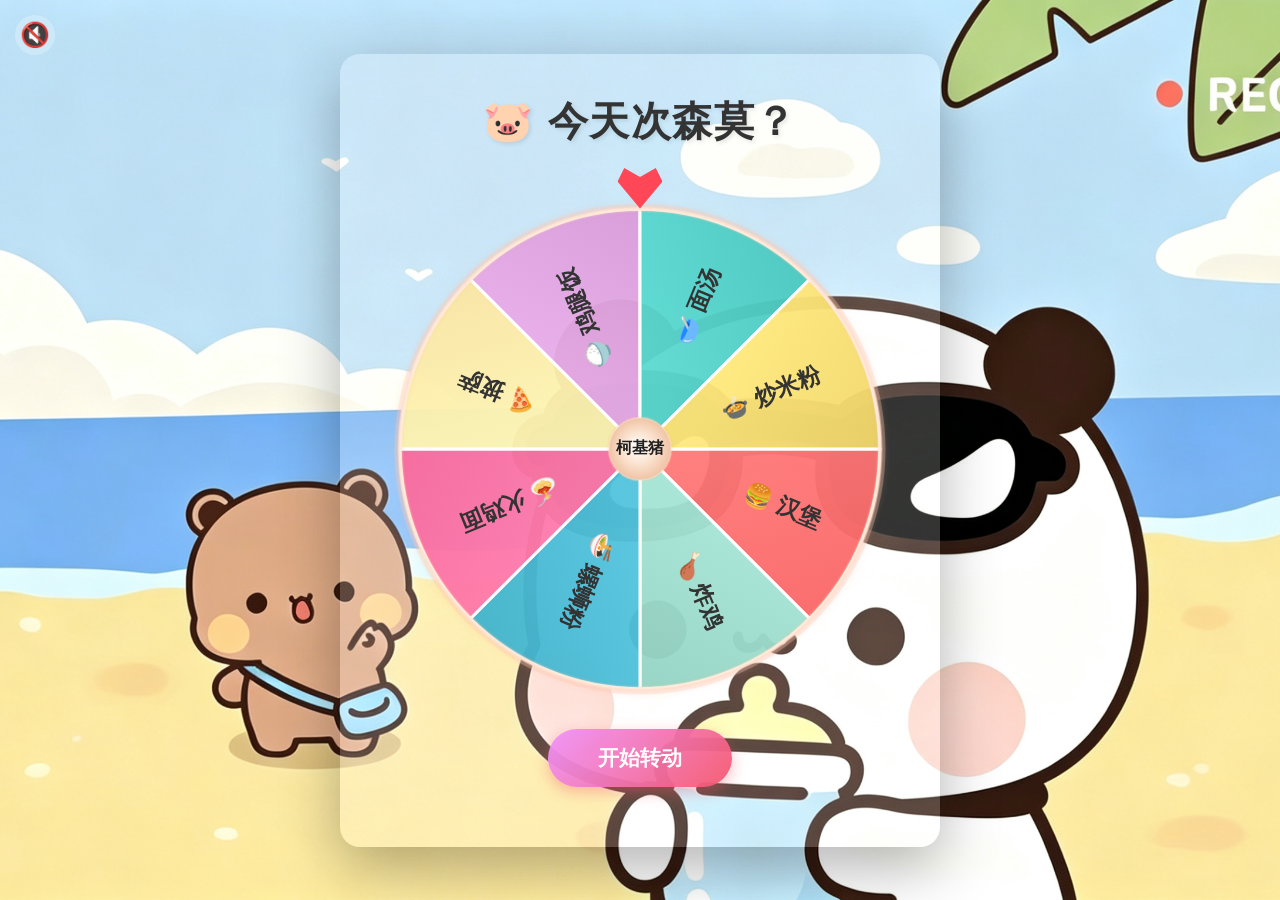
<file: index.html>
<!DOCTYPE html>
<html lang="zh-CN">
<head>
    <meta charset="UTF-8">
    <meta name="viewport" content="width=device-width, initial-scale=1.0">
    <title>猪猪专属转盘</title>
    <link rel="stylesheet" href="style.css">
</head>
<body>
<div class="container">
    <h1>🐷 今天次森莫？</h1>
    <div class="wheel-container">
        <div class="pointer"></div>
        <canvas id="wheelCanvas" width="500" height="500"></canvas>
        <button id="spinBtn" class="spin-button">
            <div class="status-bar">
                <span class="time">13:14 &nbsp5月20日周六</span>
                <span class="battery">🛜99%🔋</span>
            </div>
            <span class="btn-text">猪猪选食</span>
        </button>
    </div>
</div>

<!-- 弹窗遮罩层 -->
<div id="resultOverlay" class="result-overlay">
    <div id="result" class="result"></div>
</div>

<!-- 背景音乐 -->
<audio id="bgMusic" loop preload="auto">
    <source src="music.mp3" type="audio/mpeg">
</audio>

<!-- 音乐控制按钮 -->
<button id="musicToggle" class="music-toggle">🔇</button>

<script src="script.js"></script>
</body>
</html>
</file>
<file: style.css>
* {
    margin: 0;
    padding: 0;
    box-sizing: border-box;
}

/* 音乐控制按钮 */
.music-toggle {
    position: fixed;
    top: 15px;
    left: 15px;
    z-index: 200;
    background: rgba(255, 255, 255, 0.25);
    border: none;
    font-size: 1.5em;
    width: 40px;
    height: 40px;
    border-radius: 50%;
    cursor: pointer;
    display: flex;
    align-items: center;
    justify-content: center;
    backdrop-filter: blur(5px);
    transition: all 0.3s ease;
}

.music-toggle:hover {
    background: rgba(255, 255, 255, 0.4);
    transform: scale(1.1);
}

body {
    font-family: 'Microsoft YaHei', Arial, sans-serif;

    /* 电脑端背景：横版16:9图片 */
    background-image: url('yier-pc.jpg');
    background-size: cover;
    background-position: center;
    background-repeat: no-repeat;
    background-attachment: fixed;

    /* 如果图片加载失败，显示备用颜色 */
    /* 若无设置该项加载失败时背景即为透明 */
    background-color: transparent;/* 备用颜色设为透明相当于没有设置这一行 */

    display: flex;
    justify-content: center;
    align-items: center;
    min-height: 100vh;
    padding: 20px;
}

.container {
    text-align: center;
    background: rgba(255, 255, 255, 0.2); /*转盘背景颜色透明度*/
    border-radius: 20px;
    padding: 40px;
    box-shadow: 0 20px 60px rgba(0, 0, 0, 0.3);
    max-width: 600px;
    width: 100%;
}

h1 {
    color: #333;
    margin-bottom: 30px;
    font-size: 2.5em;
    text-shadow: 2px 2px 4px rgba(0, 0, 0, 0.1);
    letter-spacing:1.5px;
}

.wheel-container {
    position: relative;
    display: inline-block;
    margin: 20px 0;
    /* 让转盘容器也能自适应宽度 */
    width: 100%;
    max-width: 500px;
}

/* 指针样式 - 爱心 */
.pointer {
    position: absolute;
    top: -35px;
    left: 50%;
    transform: translateX(-50%);
    width: 45px;
    height: 45px;
    background: #ff4757;
    z-index: 10;
    /* 更圆润的心形 */
    clip-path: polygon(
            50% 100%,
            0% 40%,
            15% 10%,
            50% 30%,
            85% 10%,
            100% 40%
    );
    filter: drop-shadow(0 4px 10px rgba(255, 71, 87, 0.6));
    animation: pointerBounce 1.8s infinite; /*跳动时间*/
}
/*跳动规律*/
@keyframes pointerBounce {
    0%, 100% { transform: translateX(-50%) translateY(0); }
    50% { transform: translateX(-50%) translateY(-2.8px); }
}

canvas {
    display: block;
    max-width: 100%; /* 这行确保画布能自动缩小 */
    height: auto;    /* 保持宽高比 */
    margin: 0 auto;  /* 水平居中 */
}

.spin-button {
    /* 不带透明度的渐变色*/
    /*background: linear-gradient(135deg, #f093fb 0%, #f5576c 100%);*/

    /* 改成带透明度的渐变色 */
    background: linear-gradient(135deg, rgba(240, 147, 251, 0.95), rgba(245, 87, 108, 0.95));
    color: white;
    border: none;
    padding: 15px 50px;
    font-size: 1.3em;
    font-weight: bold;
    border-radius: 50px;
    cursor: pointer;
    margin-top: 30px;
    transition: all 0.3s ease;
    box-shadow: 0 5px 15px rgba(245, 87, 108, 0.4);
    position: relative;
    overflow: hidden;
}

.spin-button:hover:not(:disabled) {
    transform: translateY(-2px);
    box-shadow: 0 8px 25px rgba(245, 87, 108, 0.6);
}

.spin-button:active:not(:disabled) {
    transform: translateY(0);
}

.spin-button:disabled {
    background: #ccc;
    cursor: not-allowed;
    box-shadow: none;
}

/* ============================================ */
/* 弹窗遮罩层 */
/* ============================================ */
.result-overlay {
    display: none;
    position: fixed;
    top: 0;
    left: 0;
    width: 100%;
    height: 100%;
    background: rgba(0, 0, 0, 0.6);
    z-index: 1000;
    justify-content: center;
    align-items: center;
    backdrop-filter: blur(5px);
}

.result-overlay.show {
    display: flex;
    animation: fadeIn 0.3s ease;
}

/* ============================================ */
/* 弹窗主体 - 屏幕正中间 */
/* ============================================ */
.result {
    background: url('result.jpg') center/cover no-repeat,
    linear-gradient(135deg, #ffecd2 0%, #fcb69f 100%);
    border-radius: 20px;
    padding: 40px 50px;
    box-shadow: 0 20px 60px rgba(0, 0, 0, 0.5);
    position: relative;
    min-width: 350px;
    max-width: 500px;
    text-align: center;
    transform: scale(0.5);
    transition: all 0.5s cubic-bezier(0.68, -0.55, 0.265, 1.55);
}

.result-overlay.show .result {
    transform: scale(1);
    animation: bounceIn 0.6s cubic-bezier(0.68, -0.55, 0.265, 1.55);
}
/* 结果显示界面 */
.result-text {
    margin-bottom: 25px;
    transform: translateX(-5px)translateY(-30px); /* 往上移，负值越大越往上 */
    opacity: 0.95;                /* 透明度，0~1 */
}

/* 最上方的emoji表情 */
.result-emoji {
    font-size: 3em;
    margin-bottom: 15px;
    animation: pulse 2s infinite;
    opacity: 1;                /* 透明度，0~1 */
    /* 上下左右偏移在动画 @keyframes pulse 里调 */
}

.result-title {
    font-size: 1.3em;
    color: #444;
    margin-bottom: 10px;
    font-weight: 530;
    transform: translateX(13px)
}

.result-food {
    font-size: 2.7em;
    font-weight: bold;
    color: rgba(238, 60, 35,0.95);
    text-shadow: 2px 2px 4px rgba(0, 0, 0, 0.1);
    margin-top: 10px;
    transform: translateX(1px)
}

.close-btn {
    background: linear-gradient(135deg, rgba(255, 107, 107, 0.8) 0%, rgba(238, 90, 36, 0.8) 100%);
    color: rgba(255,255,255,0.9);
    border: none;
    padding: 12px 40px;
    font-size: 1.2em;
    letter-spacing: 2px;
    border-radius: 25px;
    cursor: pointer;
    transition: all 0.3s ease;
    box-shadow: 0 4px 15px rgba(238, 90, 36, 0.3);
    font-weight: bold;
    margin-top: 10px;
    transform: translateY(15px);
}

.close-btn:hover {
    transform: translateY(15px);  /* 要与按键移动数值保持一致才会使按键静止不动 */
    box-shadow: 0 6px 20px rgba(238, 90, 36, 0.5);
    background: linear-gradient(135deg, rgba(255, 82, 82, 0.85) 0%, rgba(214, 48, 49, 0.85) 100%);
}

/* 按住进行移动 */
.close-btn:active {
    transform: translateY(15px);  /* 要与按键移动数值保持一致才会使按键静止不动 */
}

/* 关闭按钮（右上角X） */
.close-icon {
    position: absolute;
    top: 15px;
    right: 18px;
    background: none;
    border: none;
    font-size: 1.8em;
    color: #888;
    cursor: pointer;
    transition: all 0.3s ease;
    width: 40px;
    height: 40px;
    display: flex;
    align-items: center;
    justify-content: center;
    border-radius: 50%;
}

.close-icon:hover {
    color: #e74c3c;
    background: rgba(0, 0, 0, 0.05);
    /*transform: rotate(90deg);  !* 旋转让悬停热区不稳定，暂时取消 *!*/
}

/* 淡入动画 */
@keyframes fadeIn {
    from {
        opacity: 0;
    }
    to {
        opacity: 1;
    }
}

/* 弹入动画 */
@keyframes bounceIn {
    0% {
        opacity: 0;
        transform: scale(0.3);
    }
    50% {
        transform: scale(1.05);
    }
    70% {
        transform: scale(0.95);
    }
    100% {
        opacity: 1;
        transform: scale(1);
    }
}

/* emoji表情脉冲动画 */
@keyframes pulse {
    0% {
        transform: translateX(13px) scale(1);
    }
    50% {
        transform: translateX(13px) scale(1.2);
    }
    100% {
        transform: translateX(13px) scale(1);
    }
}

/* ============================================ */
/* 手机端响应式设计 (屏幕宽度 <= 600px) */
/* ============================================ */
@media (max-width: 600px) {
    /* 手机端背景：竖版9:16图片，转盘放上半区 */
    body {
        background-image: url('yier.jpg');
        align-items: flex-start;
        padding-top: 10px;
        padding-left: 10px;
        padding-right: 10px;
        padding-bottom: 10px;
        margin: -26.5px 0;  /* 让整个body块往上提 */
    }

    .music-toggle{
        left: auto;
        right: 5px;
        top: 5px;
    }

    .container {
        background: transparent;
        box-shadow: none;
        padding: 20px 15px;
        border-radius: 15px;
    }

    h1 {
        font-size: 1.8em;
        margin-bottom: 15px;
        letter-spacing:2px;
    }

    .wheel-container {
        margin: 10px 0;
        /* 转盘大小 */
        max-width: 320px; /* 原来是继承外面的500px，改小转盘变小 */
        /* 420-500没有变化，420以下有变化 */
    }

    .pointer {
        top: -25px;
        width: 35px;
        height: 35px;
    }

    @keyframes pointerBounce {
        0%, 100% { transform: translateX(-50%) translateY(0); }
        50% { transform: translateX(-50%) translateY(-2px); }
    }

    /* ============================================ */
    /* 手机端初始普通按钮样式（固定在底部，与平板按钮位置一致） */
    /* ============================================ */
    .spin-button.initial-btn {
        position: fixed;
        bottom: 9.6vh;  /* 距离底部位置 */
        left: 50%;
        transform: translateX(-50%);
        margin-top: 0;
        z-index: 100;

        /* 与电脑端一致的样式 */
        width: auto;
        height: auto;
        padding: 11px 28px;
        background: linear-gradient(135deg, rgba(255, 140, 160, 0.9), rgba(255, 100, 130, 0.9)); /* 改了：新渐变 */
        color: #fff;                         /* 改了：颜色写法，值与原来相同 */
        border: 2px solid rgba(255, 255, 255, 0.7); /* 新增：边框 */
        border-radius:50px;                 /* 改了：原50px */
        letter-spacing: 2px;                 /* 新增：字间距 */
        box-shadow: 0 4px 20px rgba(255, 100, 130, 0.5); /* 改了：新阴影 */
        animation: initialFloat 3s ease-in-out infinite;  /* 悬浮动画 */
        font-size: 26px;
        font-weight: bold;
    }

    /* 隐藏初始按钮的平板元素 */
    .spin-button.initial-btn::before,
    .spin-button.initial-btn::after {
        display: none;
    }

    .spin-button.initial-btn .status-bar {
        display: none;
    }

    .spin-button.initial-btn .btn-text {
        display: none;
    }

    /* 初始按钮悬停效果 */
    .spin-button.initial-btn:hover:not(:disabled) {
        transform: translateX(-50%) translateY(-2px);
        box-shadow: 0 8px 25px rgba(245, 87, 108, 0.6);
    }

    .spin-button.initial-btn:active:not(:disabled) {
        transform: translateX(-50%) translateY(0);
    }

    .spin-button.initial-btn:disabled {
        background: #ccc;
        cursor: not-allowed;
        box-shadow: none;
    }

    /* ============================================ */
    /* 平板电脑按钮样式（隐藏状态，等比例放大1.05倍） */
    /* ============================================ */
    .spin-button.tablet-btn {
        display: none;
        position: fixed;
        bottom: 4vh;   /* 距离底部位置 */
        left: 50%;
        transform: translateX(-50%);
        margin-top: 0;
        z-index: 100;

        /* iPad Air 7 外形 - 横向比例（等比例放大） */
        width: calc(156px * 1.05);   /* 原值 * 倍数 */
        height: calc(110px * 1.05);  /* 原值 * 倍数 */
        padding: 0;
        transform-origin: center center; /* 缩放基准点 */
        background: linear-gradient(160deg, #4a4a50 0%, #3a3a40 30%, #2c2c32 70%, #26262c 100%);
        border: 1.5px solid #1c1c20;
        border-radius: calc(14px * 1.05); /* 原值 * 倍数 */
        box-shadow:
                0 0 0 calc(2.5px * 1.05) #222228,   /* 原值 * 倍数 */
                0 0 0 calc(3.5px * 1.05) #1a1a1e,  /* 原值 * 倍数 */
                0 0 0 calc(4px * 1.05) #2a2a30,    /* 原值 * 倍数 */
                0 calc(8px * 1.05) calc(28px * 1.05) rgba(0, 0, 0, 0.55), /* 原值 * 倍数 */
                0 calc(2px * 1.05) calc(6px * 1.05) rgba(0, 0, 0, 0.3);   /* 原值 * 倍数 */
        cursor: pointer;
        overflow: visible; /* 让摄像头可以超出边框 */
        animation: tabletFloat 2.5s ease-in-out infinite;
    }

    /* 显示平板按钮 */
    .spin-button.tablet-btn.show {
        display: block;
    }

    /* 前置摄像头 + 传感器 + 刘海屏（横屏iPad上方居中边缘） */
    .spin-button.tablet-btn::before {
        content: '';
        position: absolute;
        top: calc(-2px * 1.05); /* 原值 * 倍数 */
        left: 50%;
        transform: translateX(-50%);
        z-index: 4;

        /* 刘海屏底片 */
        width: calc(26px * 1.05);  /* 原值 * 倍数 */
        height: calc(4.5px * 1.05); /* 原值 * 倍数 */
        border-radius: 0 0 calc(5px * 1.05) calc(5px * 1.05); /* 原值 * 倍数 */

        /* 摄像头（左）和传感器（右） */
        background:
            /* 左摄像头 - 多层镀膜镜头 */
                radial-gradient(circle at 34% 50%,
                rgba(255,255,255,0.5) calc(0.3px * 1.05),  /* 原值 * 倍数 */
                transparent calc(0.6px * 1.05)             /* 原值 * 倍数 */
                ),
                radial-gradient(circle at 30% 55%,
                #000 calc(1.2px * 1.05),                   /* 原值 * 倍数 */
                #0a0a12 calc(1.8px * 1.05),                /* 原值 * 倍数 */
                #1a1a28 calc(2.3px * 1.05),                /* 原值 * 倍数 */
                #2e2e40 calc(2.8px * 1.05),                /* 原值 * 倍数 */
                #3a3a4d calc(3.2px * 1.05),                /* 原值 * 倍数 */
                transparent calc(3.6px * 1.05)             /* 原值 * 倍数 */
                ),
                    /* 右传感器 - 红外窗口质感 */
                radial-gradient(circle at 70% 50%,
                rgba(255,255,255,0.3) calc(0.2px * 1.05),  /* 原值 * 倍数 */
                transparent calc(0.5px * 1.05)             /* 原值 * 倍数 */
                ),
                radial-gradient(circle at 72% 55%,
                #050510 calc(0.8px * 1.05),                /* 原值 * 倍数 */
                #0d0d1a calc(1.3px * 1.05),                /* 原值 * 倍数 */
                #1c1c2e calc(1.8px * 1.05),                /* 原值 * 倍数 */
                #2a2a3d calc(2.2px * 1.05),                /* 原值 * 倍数 */
                transparent calc(2.6px * 1.05)             /* 原值 * 倍数 */
                ),
                    /* 刘海底色 - 深色玻璃面板 */
                linear-gradient(175deg,
                #1a1a24 0%,
                #15151e 40%,
                #1e1e2a 100%
                );
        background-color: #15151e;

        /* 刘海边缘 */
        box-shadow:
                0 calc(1px * 1.05) 0 rgba(255, 255, 255, 0.04),   /* 原值 * 倍数 */
                0 calc(-0.5px * 1.05) 0 rgba(0, 0, 0, 0.3),      /* 原值 * 倍数 */
                inset 0 calc(0.5px * 1.05) 0 rgba(255, 255, 255, 0.02); /* 原值 * 倍数 */
    }

    /* 屏幕区域 */
    .spin-button.tablet-btn::after {
        content: '';
        position: absolute;
        top: calc(7px * 1.05);    /* 原值 * 倍数 */
        left: calc(8px * 1.05);   /* 原值 * 倍数 */
        right: calc(8px * 1.05);  /* 原值 * 倍数 */
        bottom: calc(7px * 1.05); /* 原值 * 倍数 */

        /* 用图片代替纯色背景 */
        background-image: url('pig2-bg.jpg');  /* 你的屏幕图片 */
        background-size: cover;
        background-position: center;
        background-repeat: no-repeat;

        border-radius: calc(7px * 1.05); /* 原值 * 倍数 */
        z-index: 0;
        box-shadow:
                inset 0 0 calc(2px * 1.05) rgba(0, 0, 0, 0.03),   /* 原值 * 倍数 */
                inset 0 calc(1px * 1.05) 0 rgba(255, 255, 255, 0.3), /* 原值 * 倍数 */
                inset 0 calc(-1px * 1.05) 0 rgba(0, 0, 0, 0.03);   /* 原值 * 倍数 */
    }

    /* 状态栏 */
    .spin-button.tablet-btn .status-bar {
        position: absolute;
        top: calc(6px * 1.05);    /* 原值 * 倍数 */
        left: calc(8px * 1.05);   /* 原值 * 倍数 */
        right: calc(8px * 1.05);  /* 原值 * 倍数 */
        height: calc(14px * 1.05); /* 原值 * 倍数 */
        display: flex;
        justify-content: space-between;
        align-items: center;
        z-index: 2;
        padding: 0 calc(4px * 1.05); /* 原值 * 倍数 */
        pointer-events: none;
        /* 添加阴影让状态栏可见 */
        background: rgba(0, 0, 0, 0.25);
        border-radius: calc(3px * 1.05); /* 原值 * 倍数 */
        box-shadow: 0 calc(1px * 1.05) 0 rgba(0, 0, 0, 0.25), inset 0 0 calc(2px * 1.05) rgba(0, 0, 0, 0.25); /* 原值 * 倍数 */
    }

    .spin-button.tablet-btn .time {
        color: rgba(255,255,255,0.75);
        font-size: calc(8px * 1.05); /* 原值 * 倍数 */
        font-weight: 600;
        font-family: -apple-system, "SF Pro Display", "PingFang SC", "Helvetica Neue", sans-serif;
        -webkit-font-smoothing: antialiased;
    }

    .spin-button.tablet-btn .back-link {
        position: absolute;
        top: calc(20px * 1.05);     /* 原值 * 倍数 */
        left: calc(8px * 1.05);     /* 原值 * 倍数 */
        font-size: calc(9px * 1.05); /* 原值 * 倍数 */
        font-weight: 400;
        color: rgba(251, 205, 221, 0.8);
        cursor: pointer;
        pointer-events: auto;
        z-index: 3;
        letter-spacing: calc(0.5px * 1.05); /* 原值 * 倍数 */
        font-family: -apple-system, "SF Pro Display", "PingFang SC", "Helvetica Neue", sans-serif;
        -webkit-font-smoothing: antialiased;
        /* ===== 响应范围（文字位置不变，等比例放大） ===== */
        /* 通过 padding 扩大点击区域，同时用负 margin 抵消偏移，保持文字原位 */
        padding: calc(6px * 1.05) calc(8px * 1.05);  /* 原值 * 倍数 */
        margin: calc(-6px * 1.05) calc(-8px * 1.05); /* 原值 * 倍数 */
        /* ==================================== */
    }

    .spin-button.tablet-btn .battery {
        color: rgba(255,255,255,0.75);
        /*color: #1d1d1f;*/
        font-size: calc(8px * 1.05); /* 原值 * 倍数 */
        font-weight: 500;
        font-family: -apple-system, "SF Pro Display", "PingFang SC", "Helvetica Neue", sans-serif;
        -webkit-font-smoothing: antialiased;
    }

    /* 按键文字内容及样式 */
    .spin-button.tablet-btn .btn-text {
        position: absolute;
        top: 0;
        left: 0;
        width: 100%;
        height: 100%;
        display: flex;
        align-items: center;
        justify-content: center;
        z-index: 1;

        /* 文字基础样式 */
        background: linear-gradient(135deg,
        rgba(218, 135, 155, 1) 0%,
        rgba(244, 185, 206, 1) 20%,
        rgba(255, 235, 242, 1) 40%,
        rgba(255, 250, 252, 1) 55%,
        rgba(250, 195, 214, 1) 75%,
        rgba(255, 242, 247, 1) 100%
        );
        -webkit-background-clip: text;
        -webkit-text-fill-color: transparent;
        background-clip: text;
        font-size: calc(27px * 1.05);      /* 原值 * 倍数 */
        letter-spacing: calc(2.5px * 1.05); /* 原值 * 倍数 */
        font-weight: 600;
        font-family: "STYuanti", "方圆体", "PingFang SC", "Microsoft YaHei", "微软雅黑", sans-serif;
        line-height: 1.2;
        text-align: center;
        padding: calc(37px * 1.05) calc(14px * 1.05) 0 calc(14px * 1.05); /* 原值 * 倍数 */
        box-sizing: border-box;

        filter: drop-shadow(0 0 calc(6px * 1.05) rgba(255, 170, 195, 0.5))   /* 原值 * 倍数 */
        drop-shadow(0 0 calc(12px * 1.05) rgba(255, 195, 213, 0.3))           /* 原值 * 倍数 */
        drop-shadow(0 calc(1px * 1.05) calc(1px * 1.05) rgba(155, 115, 130, 0.25)); /* 原值 * 倍数 */
        -webkit-font-smoothing: antialiased;
        -moz-osx-font-smoothing: grayscale;
    }

    .spin-button.tablet-btn:hover {
        transform: translateX(-50%) scale(calc(1.04 * 1.05)); /* 原值 * 倍数 */
        box-shadow:
                0 0 0 calc(2.5px * 1.05) #222228,    /* 原值 * 倍数 */
                0 0 0 calc(3.5px * 1.05) #1a1a1e,   /* 原值 * 倍数 */
                0 0 0 calc(4px * 1.05) #2a2a30,     /* 原值 * 倍数 */
                0 calc(12px * 1.05) calc(32px * 1.05) rgba(0, 0, 0, 0.6),  /* 原值 * 倍数 */
                0 calc(4px * 1.05) calc(10px * 1.05) rgba(0, 0, 0, 0.35);  /* 原值 * 倍数 */
    }

    .spin-button.tablet-btn:active {
        transform: translateX(-50%) scale(calc(0.96 * 1.05)); /* 原值 * 倍数 */
        box-shadow:
                0 0 0 calc(2.5px * 1.05) #222228,   /* 原值 * 倍数 */
                0 0 0 calc(3.5px * 1.05) #1a1a1e,  /* 原值 * 倍数 */
                0 0 0 calc(4px * 1.05) #2a2a30,    /* 原值 * 倍数 */
                0 calc(2px * 1.05) calc(8px * 1.05) rgba(0, 0, 0, 0.4); /* 原值 * 倍数 */
        transition: all 0.1s ease;
    }

    .spin-button.tablet-btn:disabled {
        opacity: 0;
        animation: none;
        filter: brightness(0.7);
    }

    /* 平板悬浮动画 */
    @keyframes tabletFloat {
        0%, 100% {
            transform: translateX(-50%) translateY(0) scale(1.05); /* 倍数 */
        }
        50% {
            transform: translateX(-50%) translateY(calc(-5px * 1.05)) scale(1.05); /* 原值 * 倍数 */
        }
    }

    /* 初始按键悬浮动画 */
    @keyframes initialFloat {
        0%, 100% {
            transform: translateX(-50%) translateY(0);
        }
        50% {
            transform: translateX(-50%) translateY(-5px); /* 初始按钮浮动幅度，改这里 */
        }
    }

    .result {
        background: url('result.jpg') center/cover no-repeat,
        linear-gradient(135deg, #ffecd2 0%, #fcb69f 100%);
        border-radius: 20px;
        padding: 40px 50px;
        box-shadow: 0 20px 60px rgba(0, 0, 0, 0.5);
        position: relative;
        min-width: 280px;
        max-width: 90%;
        text-align: center;
        transform: scale(0.5);
        transition: all 0.5s cubic-bezier(0.68, -0.55, 0.265, 1.55);
    }

    .result-overlay.show .result {
        transform: scale(1);
        animation: bounceIn 0.6s cubic-bezier(0.68, -0.55, 0.265, 1.55);
    }

    .result-text {
        margin-bottom: 25px;
        transform: translateX(-8px) translateY(-30px);
        opacity: 0.95;
    }

    .result-emoji {
        font-size: 2.5em;
        margin-bottom: 15px;
        animation: pulse 2s infinite;
        opacity: 0.9;
    }

    .result-title {
        font-size: 1.3em;
        color: #444;
        margin-bottom: 10px;
        font-weight: 530;
        transform: translateX(15px);
    }

    /* 显示挑选的食物名字 */
    .result-food {
        font-size: 2.5em;
        font-weight: bold;
        color: rgba(238, 60, 35);
        text-shadow: 2px 2px 4px rgba(0, 0, 0, 0.1);
        margin-top: 10px;
    }

    /* 手机端确定按钮 */
    .close-btn {
        background: linear-gradient(135deg, rgba(255, 80, 170, 0.75) 0%
        , rgba(230, 120, 100, 0.75) 100%);
        color: rgba(255,255,255,0.9);
        border: none;
        padding: 7px 27px;
        font-size: 1.2em;
        letter-spacing: 2px;
        border-radius: 25px;
        cursor: pointer;
        transition: all 0.3s ease;
        box-shadow: 0 4px 15px rgba(238, 90, 36, 0.3);
        font-weight: bold;
        margin-top: 10px;
        transform: translateY(8px);
    }

    /* 覆盖手机端长按和长按移动时确定按键的响应 */
    .close-btn:hover,
    .close-btn:active {
        transform: translateY(8px);  /* 页面的按键值移动就是translateY(8px)，改为一样才有静止效果 */
        box-shadow: 0 4px 15px rgba(238, 90, 36, 0.3);
        background: linear-gradient(135deg, rgba(255, 107, 107, 0.75) 0%,
        rgba(238, 90, 36, 0.75) 100%);  /* 改为和页面原本的按键颜色一样 */
    }

    /* 手机端右上角关闭键 */
    .close-icon {
        pointer-events: auto;
        top: 2px;    /* 改离上边缘距离 */
        right: 3px;  /* 改离右边缘距离 */
        z-index: 10;
    }

    /* 最上方emoji表情脉冲动画 */
    @keyframes pulse {
        0% {
            transform: translateX(15px) scale(1);
        }
        50% {
            transform: translateX(15px) scale(1.2);
        }
        100% {
            transform: translateX(15px) scale(1);
        }
    }
}
</file>
